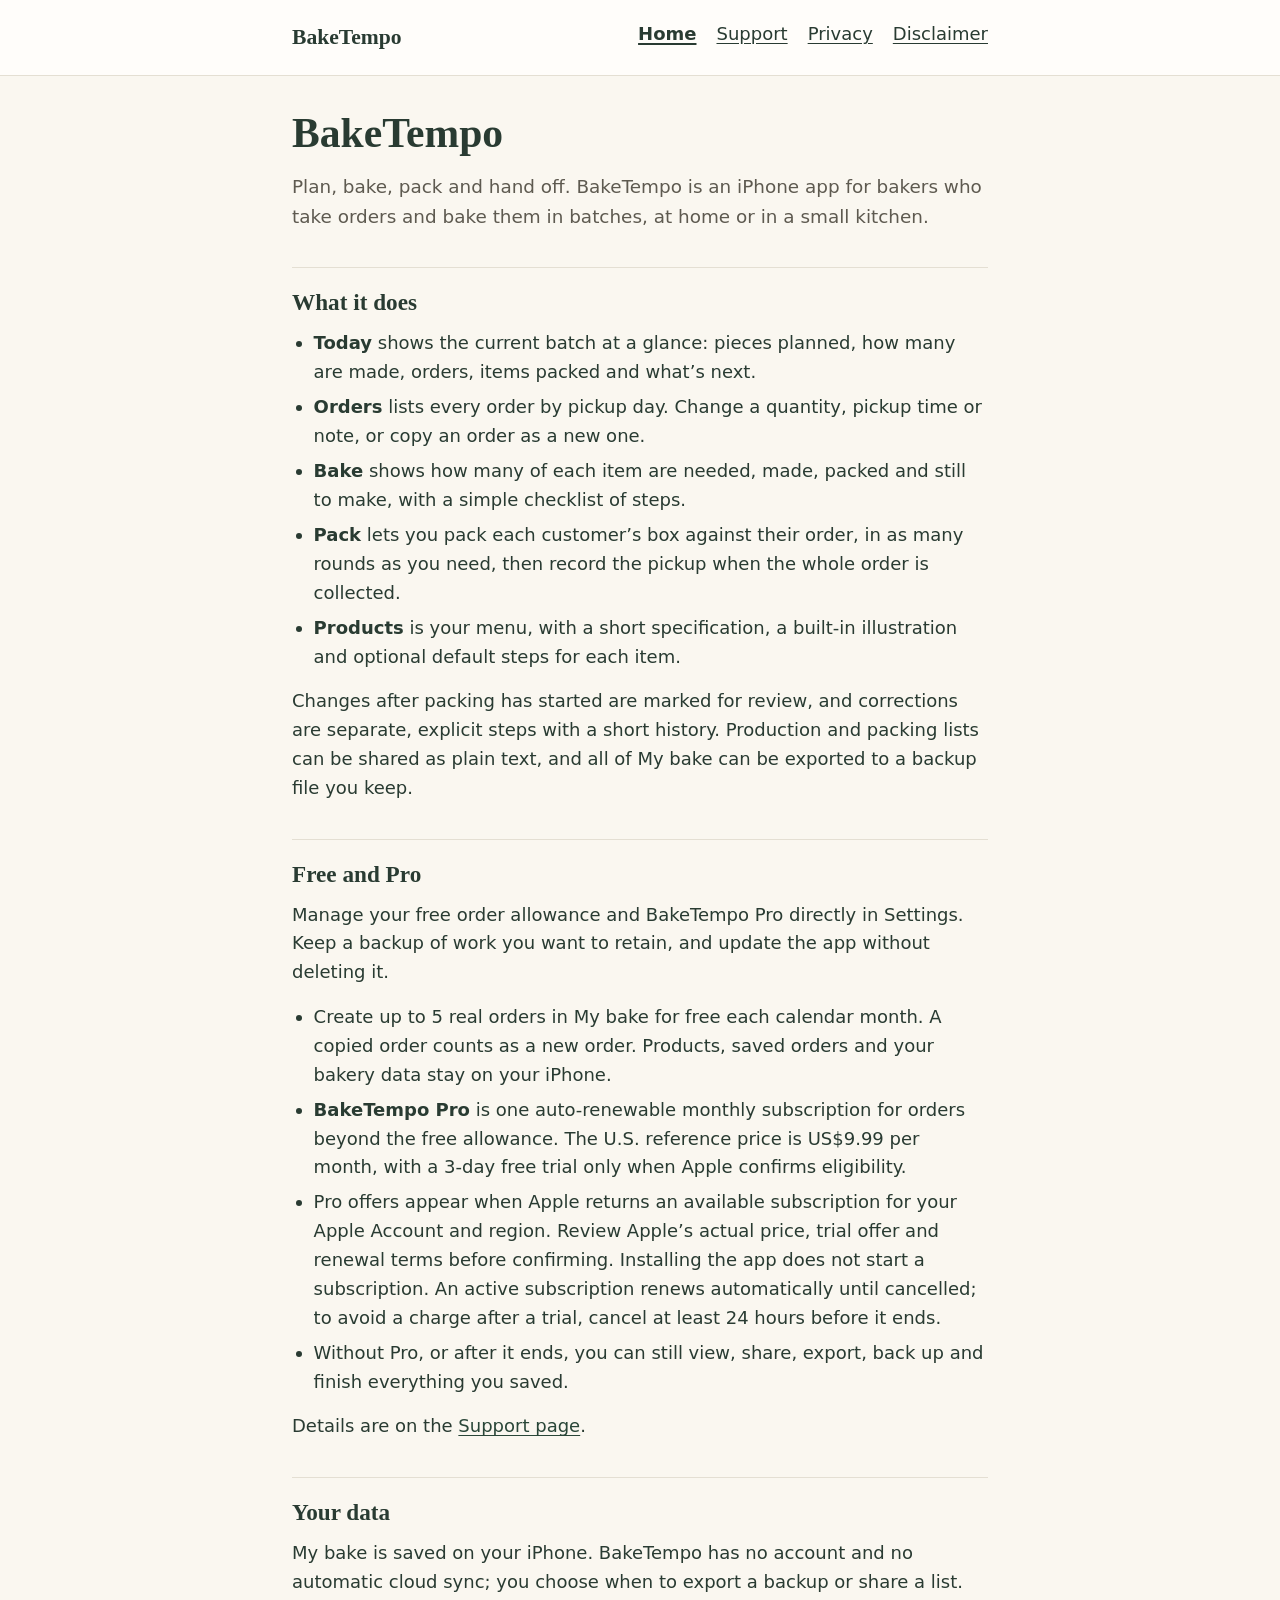
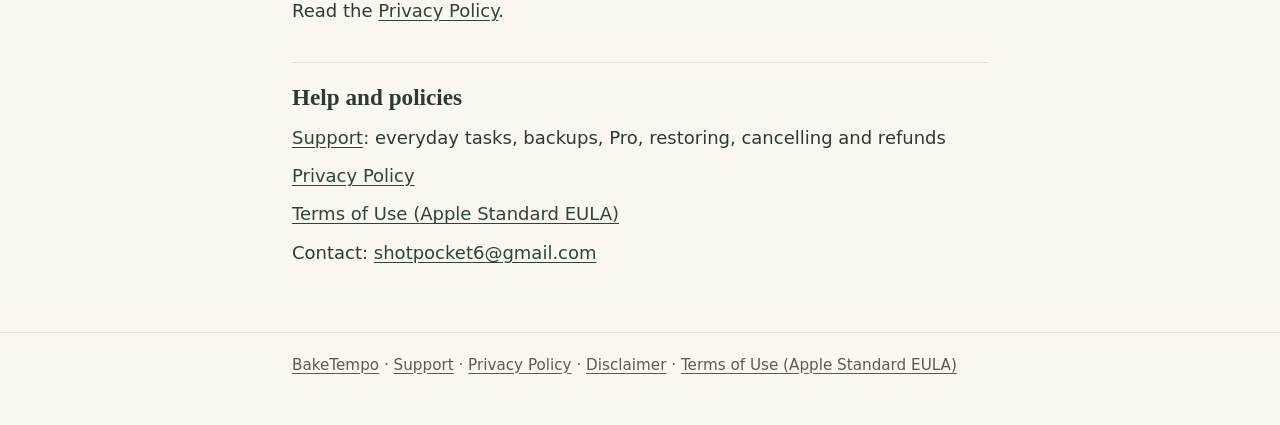
<file: index.html>
<!doctype html>
<html lang="en">
<head>
  <meta charset="utf-8">
  <meta name="viewport" content="width=device-width, initial-scale=1">
  <meta name="color-scheme" content="light dark">
  <meta name="description" content="BakeTempo is an iPhone app for bakers who take orders: plan each batch, record what you've made, pack each customer's box and record the pickup.">
  <title>BakeTempo</title>
  <link rel="stylesheet" href="styles.css">
</head>
<body>
  <a class="skip-link" href="#main">Skip to content</a>
  <header class="site-header">
    <div class="inner">
      <a class="brand" href="index.html">BakeTempo</a>
      <nav aria-label="Site">
        <ul>
          <li><a href="index.html" aria-current="page">Home</a></li>
          <li><a href="support.html">Support</a></li>
          <li><a href="privacy.html">Privacy</a></li>
          <li><a href="disclaimer.html">Disclaimer</a></li>
        </ul>
      </nav>
    </div>
  </header>

  <main id="main">
    <h1>BakeTempo</h1>
    <p class="lede">Plan, bake, pack and hand off. BakeTempo is an iPhone app for bakers who take orders and bake them in batches, at home or in a small kitchen.</p>

    <section aria-labelledby="what">
      <h2 id="what">What it does</h2>
      <ul>
        <li><strong>Today</strong> shows the current batch at a glance: pieces planned, how many are made, orders, items packed and what’s next.</li>
        <li><strong>Orders</strong> lists every order by pickup day. Change a quantity, pickup time or note, or copy an order as a new one.</li>
        <li><strong>Bake</strong> shows how many of each item are needed, made, packed and still to make, with a simple checklist of steps.</li>
        <li><strong>Pack</strong> lets you pack each customer’s box against their order, in as many rounds as you need, then record the pickup when the whole order is collected.</li>
        <li><strong>Products</strong> is your menu, with a short specification, a built-in illustration and optional default steps for each item.</li>
      </ul>
      <p>Changes after packing has started are marked for review, and corrections are separate, explicit steps with a short history. Production and packing lists can be shared as plain text, and all of My bake can be exported to a backup file you keep.</p>
    </section>

    <section aria-labelledby="free-pro">
      <h2 id="free-pro">Free and Pro</h2>
      <p>Manage your free order allowance and BakeTempo Pro directly in Settings. Keep a backup of work you want to retain, and update the app without deleting it.</p>
      <ul>
        <li>Create up to 5 real orders in My bake for free each calendar month. A copied order counts as a new order. Products, saved orders and your bakery data stay on your iPhone.</li>
        <li><strong>BakeTempo Pro</strong> is one auto-renewable monthly subscription for orders beyond the free allowance. The U.S. reference price is US$9.99 per month, with a 3-day free trial only when Apple confirms eligibility.</li>
        <li>Pro offers appear when Apple returns an available subscription for your Apple Account and region. Review Apple’s actual price, trial offer and renewal terms before confirming. Installing the app does not start a subscription. An active subscription renews automatically until cancelled; to avoid a charge after a trial, cancel at least 24 hours before it ends.</li>
        <li>Without Pro, or after it ends, you can still view, share, export, back up and finish everything you saved.</li>
      </ul>
      <p>Details are on the <a href="support.html#pro">Support page</a>.</p>
    </section>

    <section aria-labelledby="your-data">
      <h2 id="your-data">Your data</h2>
      <p>My bake is saved on your iPhone. BakeTempo has no account and no automatic cloud sync; you choose when to export a backup or share a list. Read the <a href="privacy.html">Privacy Policy</a>.</p>
    </section>

    <section aria-labelledby="help">
      <h2 id="help">Help and policies</h2>
      <ul class="links">
        <li><a href="support.html">Support</a>: everyday tasks, backups, Pro, restoring, cancelling and refunds</li>
        <li><a href="privacy.html">Privacy Policy</a></li>
        <li><a href="https://www.apple.com/legal/internet-services/itunes/dev/stdeula/">Terms of Use (Apple Standard EULA)</a></li>
        <li>Contact: <a href="mailto:shotpocket6@gmail.com">shotpocket6@gmail.com</a></li>
      </ul>
    </section>
  </main>

  <footer class="site-footer">
    <div class="inner">
      <p><a href="index.html">BakeTempo</a> · <a href="support.html">Support</a> · <a href="privacy.html">Privacy Policy</a> · <a href="disclaimer.html">Disclaimer</a> · <a href="https://www.apple.com/legal/internet-services/itunes/dev/stdeula/">Terms of Use (Apple Standard EULA)</a></p>
    </div>
  </footer>
</body>
</html>
</file>
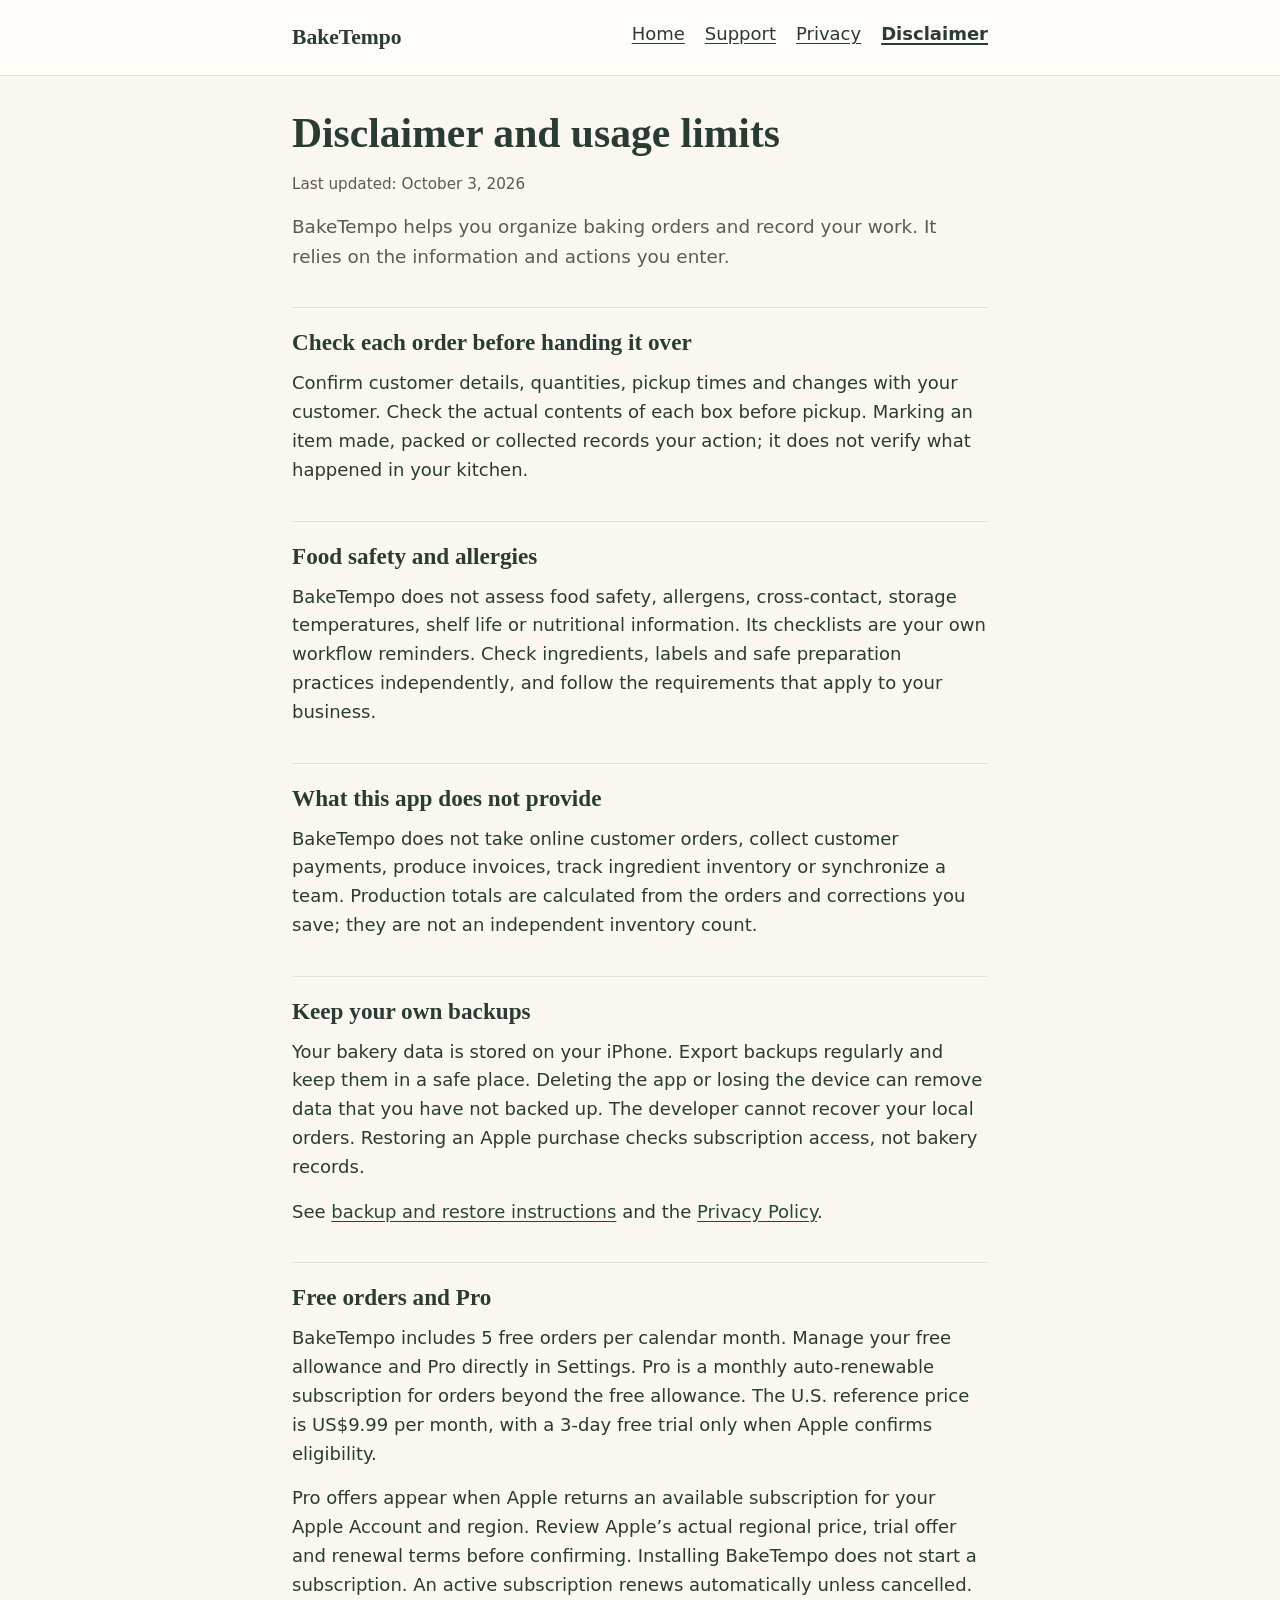
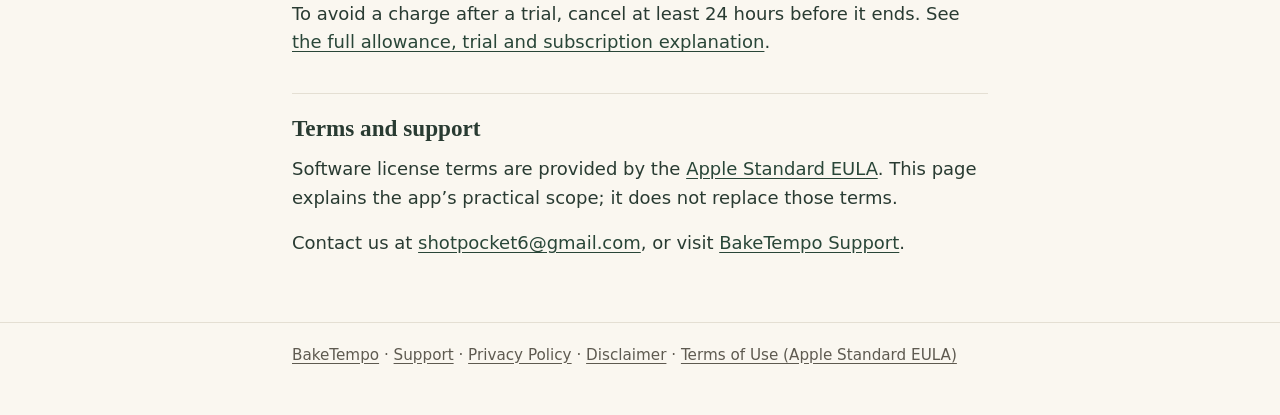
<file: disclaimer.html>
<!doctype html>
<html lang="en">
<head>
  <meta charset="utf-8">
  <meta name="viewport" content="width=device-width, initial-scale=1">
  <meta name="color-scheme" content="light dark">
  <meta name="description" content="Usage limits for BakeTempo: order checks, food safety, backups and Apple subscriptions.">
  <title>Disclaimer · BakeTempo</title>
  <link rel="stylesheet" href="styles.css">
</head>
<body>
  <a class="skip-link" href="#main">Skip to content</a>
  <header class="site-header">
    <div class="inner">
      <a class="brand" href="index.html">BakeTempo</a>
      <nav aria-label="Site">
        <ul>
          <li><a href="index.html">Home</a></li>
          <li><a href="support.html">Support</a></li>
          <li><a href="privacy.html">Privacy</a></li>
          <li><a href="disclaimer.html" aria-current="page">Disclaimer</a></li>
        </ul>
      </nav>
    </div>
  </header>

  <main id="main">
    <h1>Disclaimer and usage limits</h1>
    <p class="meta">Last updated: October 3, 2026</p>
    <p class="lede">BakeTempo helps you organize baking orders and record your work. It relies on the information and actions you enter.</p>
    <section aria-labelledby="check-orders">
      <h2 id="check-orders">Check each order before handing it over</h2>
      <p>Confirm customer details, quantities, pickup times and changes with your customer. Check the actual contents of each box before pickup. Marking an item made, packed or collected records your action; it does not verify what happened in your kitchen.</p>
    </section>
    <section aria-labelledby="food-safety">
      <h2 id="food-safety">Food safety and allergies</h2>
      <p>BakeTempo does not assess food safety, allergens, cross-contact, storage temperatures, shelf life or nutritional information. Its checklists are your own workflow reminders. Check ingredients, labels and safe preparation practices independently, and follow the requirements that apply to your business.</p>
    </section>
    <section aria-labelledby="scope">
      <h2 id="scope">What this app does not provide</h2>
      <p>BakeTempo does not take online customer orders, collect customer payments, produce invoices, track ingredient inventory or synchronize a team. Production totals are calculated from the orders and corrections you save; they are not an independent inventory count.</p>
    </section>
    <section aria-labelledby="backup">
      <h2 id="backup">Keep your own backups</h2>
      <p>Your bakery data is stored on your iPhone. Export backups regularly and keep them in a safe place. Deleting the app or losing the device can remove data that you have not backed up. The developer cannot recover your local orders. Restoring an Apple purchase checks subscription access, not bakery records.</p>
      <p>See <a href="support.html#backups">backup and restore instructions</a> and the <a href="privacy.html">Privacy Policy</a>.</p>
    </section>
    <section aria-labelledby="subscription">
      <h2 id="subscription">Free orders and Pro</h2>
      <p>BakeTempo includes 5 free orders per calendar month. Manage your free allowance and Pro directly in Settings. Pro is a monthly auto-renewable subscription for orders beyond the free allowance. The U.S. reference price is US$9.99 per month, with a 3-day free trial only when Apple confirms eligibility.</p>
      <p>Pro offers appear when Apple returns an available subscription for your Apple Account and region. Review Apple’s actual regional price, trial offer and renewal terms before confirming. Installing BakeTempo does not start a subscription. An active subscription renews automatically unless cancelled. To avoid a charge after a trial, cancel at least 24 hours before it ends. See <a href="support.html#pro">the full allowance, trial and subscription explanation</a>.</p>
    </section>
    <section aria-labelledby="terms">
      <h2 id="terms">Terms and support</h2>
      <p>Software license terms are provided by the <a href="https://www.apple.com/legal/internet-services/itunes/dev/stdeula/">Apple Standard EULA</a>. This page explains the app’s practical scope; it does not replace those terms.</p>
      <p>Contact us at <a href="mailto:shotpocket6@gmail.com">shotpocket6@gmail.com</a>, or visit <a href="support.html">BakeTempo Support</a>.</p>
    </section>
  </main>

  <footer class="site-footer">
    <div class="inner">
      <p><a href="index.html">BakeTempo</a> · <a href="support.html">Support</a> · <a href="privacy.html">Privacy Policy</a> · <a href="disclaimer.html">Disclaimer</a> · <a href="https://www.apple.com/legal/internet-services/itunes/dev/stdeula/">Terms of Use (Apple Standard EULA)</a></p>
    </div>
  </footer>
</body>
</html>
</file>
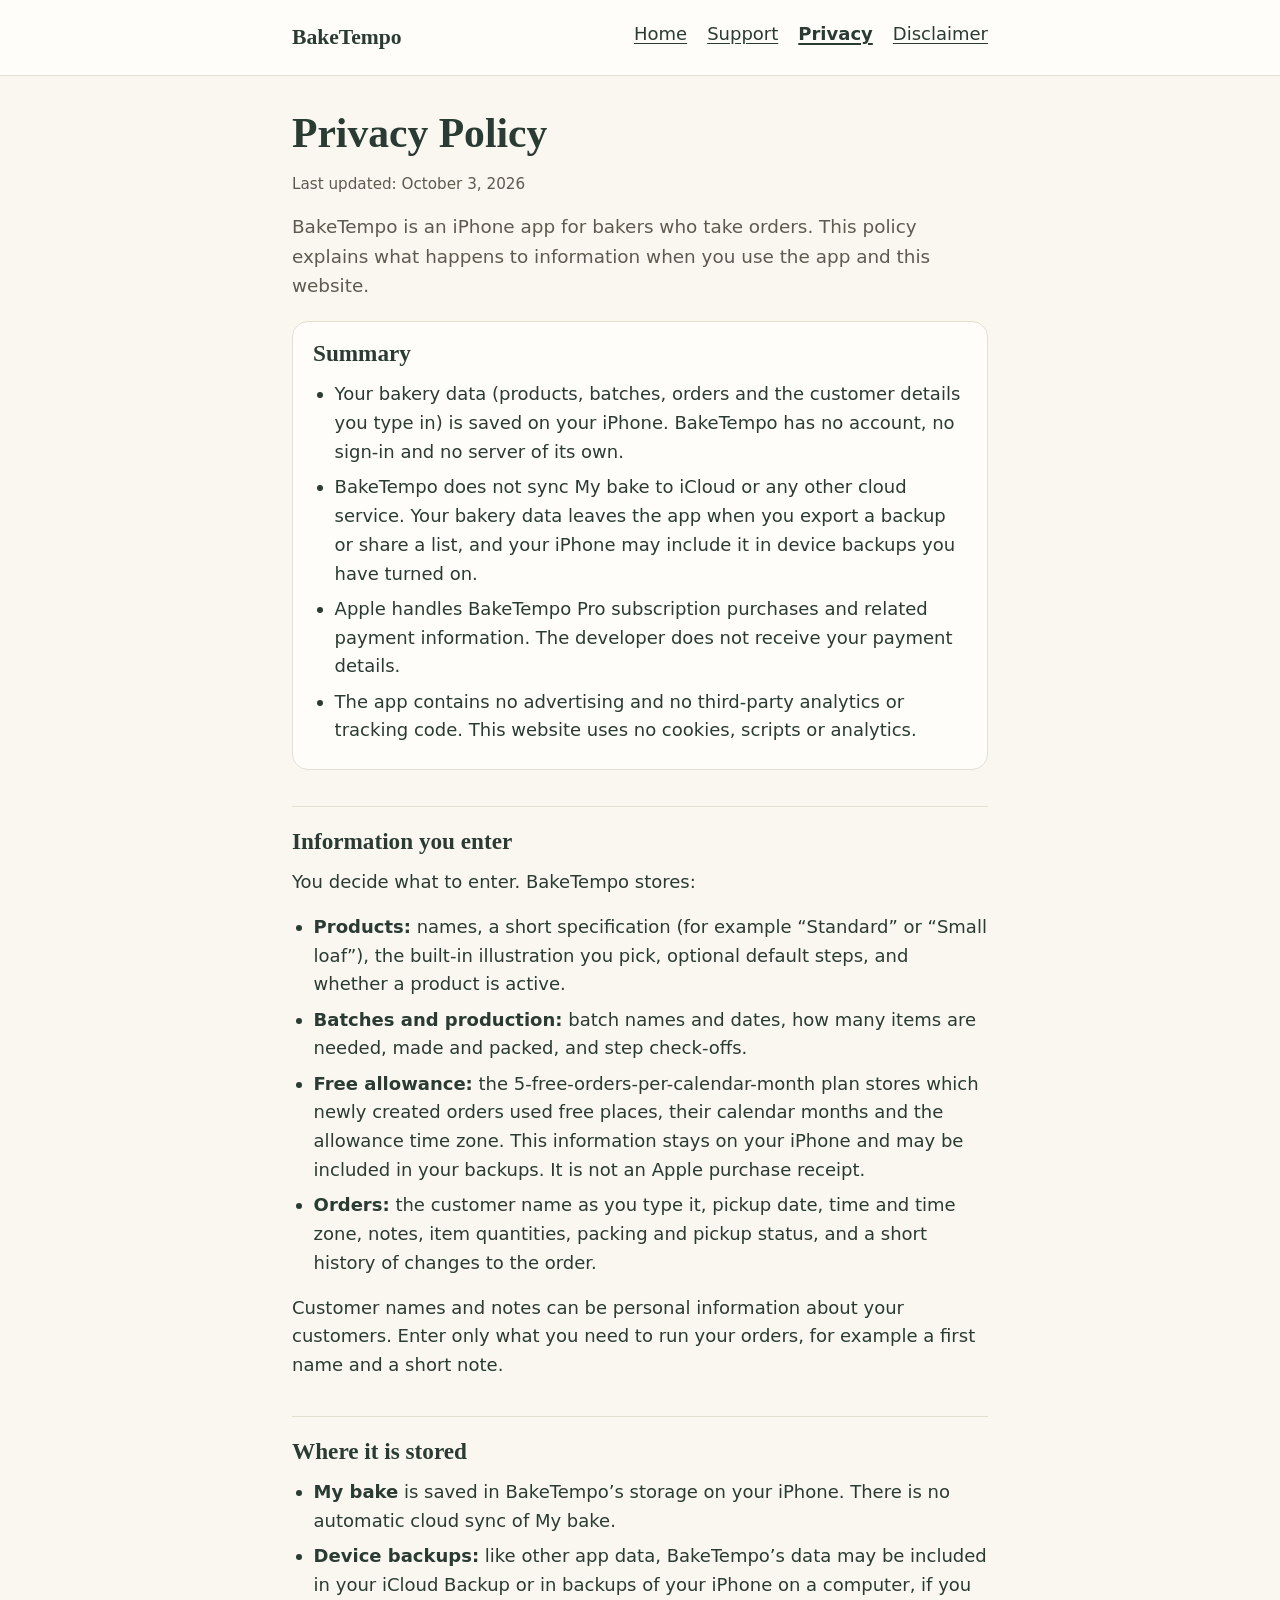
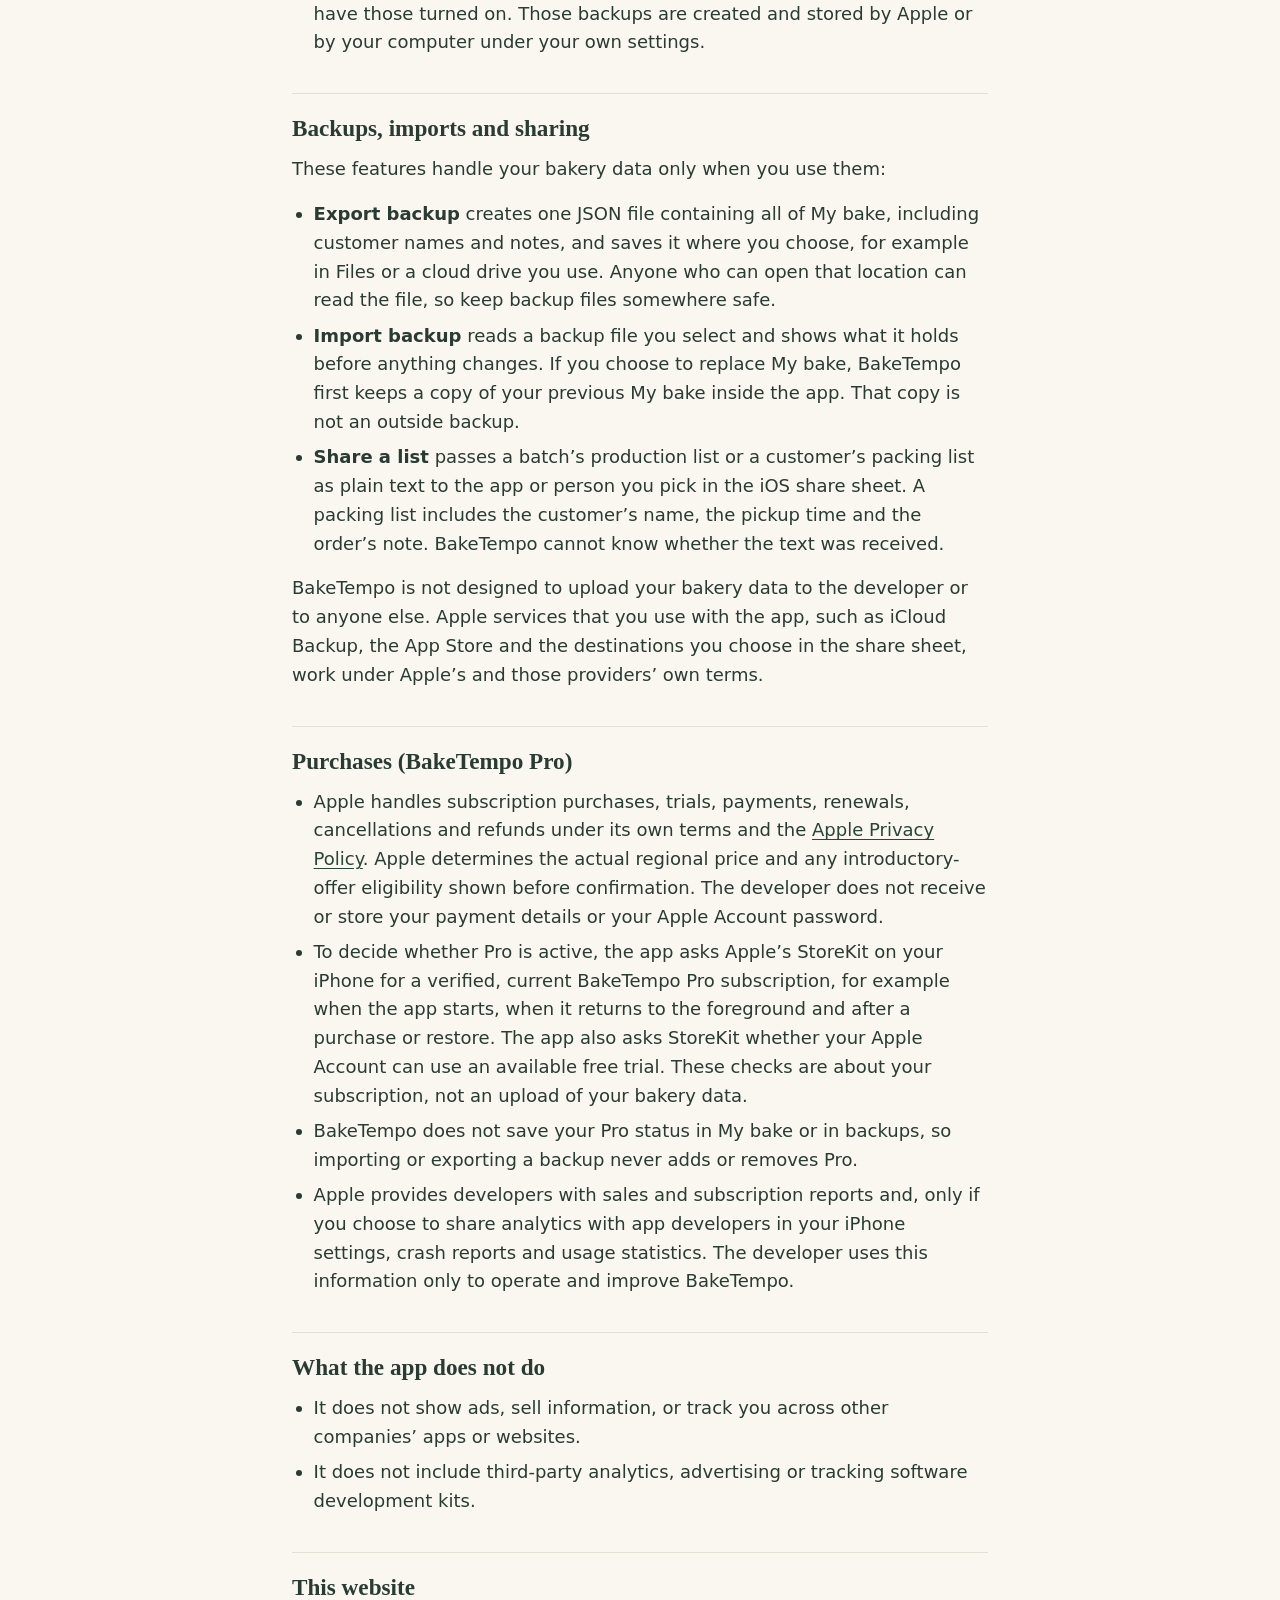
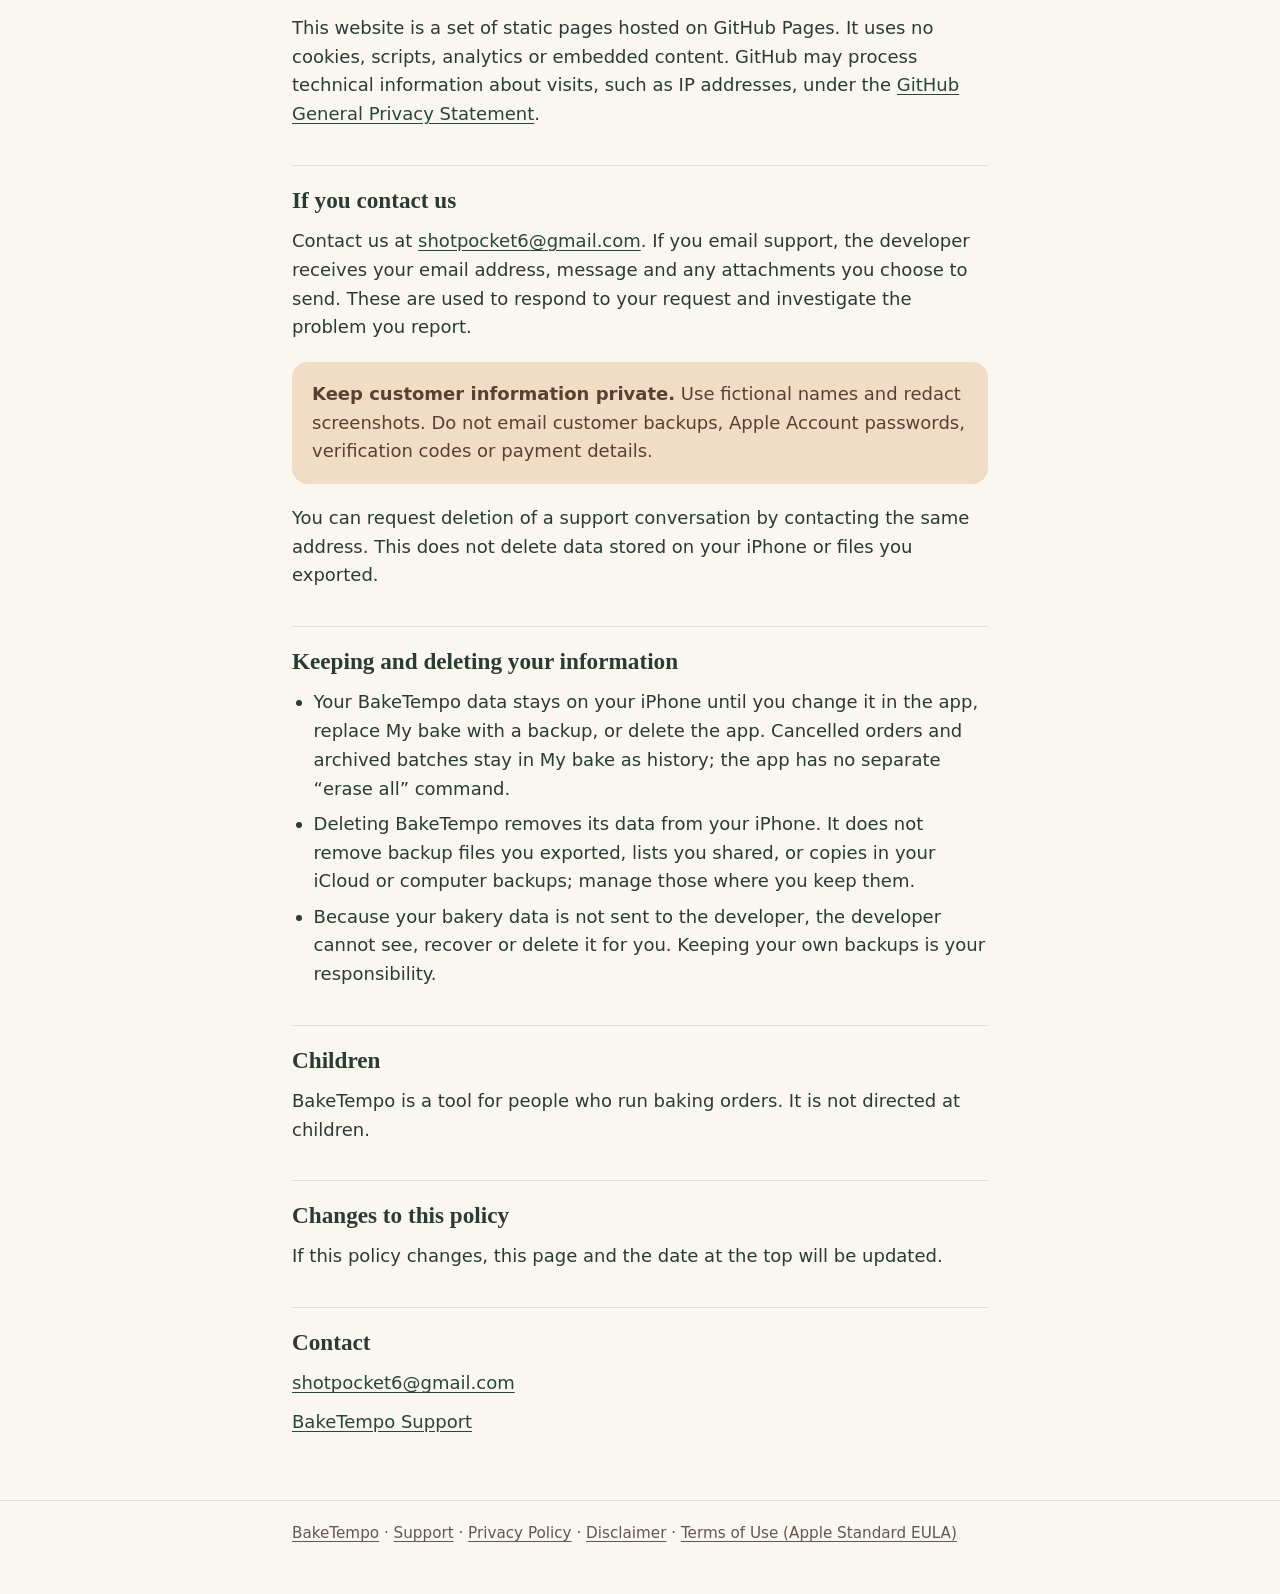
<file: privacy.html>
<!doctype html>
<html lang="en">
<head>
  <meta charset="utf-8">
  <meta name="viewport" content="width=device-width, initial-scale=1">
  <meta name="color-scheme" content="light dark">
  <meta name="description" content="How the BakeTempo iPhone app handles your bakery data, backups, sharing and BakeTempo Pro purchases.">
  <title>Privacy Policy · BakeTempo</title>
  <link rel="stylesheet" href="styles.css">
</head>
<body>
  <a class="skip-link" href="#main">Skip to content</a>
  <header class="site-header">
    <div class="inner">
      <a class="brand" href="index.html">BakeTempo</a>
      <nav aria-label="Site">
        <ul>
          <li><a href="index.html">Home</a></li>
          <li><a href="support.html">Support</a></li>
          <li><a href="privacy.html" aria-current="page">Privacy</a></li>
          <li><a href="disclaimer.html">Disclaimer</a></li>
        </ul>
      </nav>
    </div>
  </header>

  <main id="main">
    <h1>Privacy Policy</h1>
    <p class="meta">Last updated: October 3, 2026</p>
    <p class="lede">BakeTempo is an iPhone app for bakers who take orders. This policy explains what happens to information when you use the app and this website.</p>

    <section class="card" aria-labelledby="summary">
      <h2 id="summary">Summary</h2>
      <ul>
        <li>Your bakery data (products, batches, orders and the customer details you type in) is saved on your iPhone. BakeTempo has no account, no sign-in and no server of its own.</li>
        <li>BakeTempo does not sync My bake to iCloud or any other cloud service. Your bakery data leaves the app when you export a backup or share a list, and your iPhone may include it in device backups you have turned on.</li>
        <li>Apple handles BakeTempo Pro subscription purchases and related payment information. The developer does not receive your payment details.</li>
        <li>The app contains no advertising and no third-party analytics or tracking code. This website uses no cookies, scripts or analytics.</li>
      </ul>
    </section>

    <section aria-labelledby="you-enter">
      <h2 id="you-enter">Information you enter</h2>
      <p>You decide what to enter. BakeTempo stores:</p>
      <ul>
        <li><strong>Products:</strong> names, a short specification (for example “Standard” or “Small loaf”), the built-in illustration you pick, optional default steps, and whether a product is active.</li>
        <li><strong>Batches and production:</strong> batch names and dates, how many items are needed, made and packed, and step check-offs.</li>
        <li><strong>Free allowance:</strong> the 5-free-orders-per-calendar-month plan stores which newly created orders used free places, their calendar months and the allowance time zone. This information stays on your iPhone and may be included in your backups. It is not an Apple purchase receipt.</li>
        <li><strong>Orders:</strong> the customer name as you type it, pickup date, time and time zone, notes, item quantities, packing and pickup status, and a short history of changes to the order.</li>
      </ul>
      <p>Customer names and notes can be personal information about your customers. Enter only what you need to run your orders, for example a first name and a short note.</p>
    </section>

    <section aria-labelledby="stored">
      <h2 id="stored">Where it is stored</h2>
      <ul>
        <li><strong>My bake</strong> is saved in BakeTempo’s storage on your iPhone. There is no automatic cloud sync of My bake.</li>
        <li><strong>Device backups:</strong> like other app data, BakeTempo’s data may be included in your iCloud Backup or in backups of your iPhone on a computer, if you have those turned on. Those backups are created and stored by Apple or by your computer under your own settings.</li>
      </ul>
    </section>

    <section aria-labelledby="sharing">
      <h2 id="sharing">Backups, imports and sharing</h2>
      <p>These features handle your bakery data only when you use them:</p>
      <ul>
        <li><strong>Export backup</strong> creates one JSON file containing all of My bake, including customer names and notes, and saves it where you choose, for example in Files or a cloud drive you use. Anyone who can open that location can read the file, so keep backup files somewhere safe.</li>
        <li><strong>Import backup</strong> reads a backup file you select and shows what it holds before anything changes. If you choose to replace My bake, BakeTempo first keeps a copy of your previous My bake inside the app. That copy is not an outside backup.</li>
        <li><strong>Share a list</strong> passes a batch’s production list or a customer’s packing list as plain text to the app or person you pick in the iOS share sheet. A packing list includes the customer’s name, the pickup time and the order’s note. BakeTempo cannot know whether the text was received.</li>
      </ul>
      <p>BakeTempo is not designed to upload your bakery data to the developer or to anyone else. Apple services that you use with the app, such as iCloud Backup, the App Store and the destinations you choose in the share sheet, work under Apple’s and those providers’ own terms.</p>
    </section>

    <section aria-labelledby="purchases">
      <h2 id="purchases">Purchases (BakeTempo Pro)</h2>
      <ul>
        <li>Apple handles subscription purchases, trials, payments, renewals, cancellations and refunds under its own terms and the <a href="https://www.apple.com/legal/privacy/">Apple Privacy Policy</a>. Apple determines the actual regional price and any introductory-offer eligibility shown before confirmation. The developer does not receive or store your payment details or your Apple Account password.</li>
        <li>To decide whether Pro is active, the app asks Apple’s StoreKit on your iPhone for a verified, current BakeTempo Pro subscription, for example when the app starts, when it returns to the foreground and after a purchase or restore. The app also asks StoreKit whether your Apple Account can use an available free trial. These checks are about your subscription, not an upload of your bakery data.</li>
        <li>BakeTempo does not save your Pro status in My bake or in backups, so importing or exporting a backup never adds or removes Pro.</li>
        <li>Apple provides developers with sales and subscription reports and, only if you choose to share analytics with app developers in your iPhone settings, crash reports and usage statistics. The developer uses this information only to operate and improve BakeTempo.</li>
      </ul>
    </section>

    <section aria-labelledby="dont">
      <h2 id="dont">What the app does not do</h2>
      <ul>
        <li>It does not show ads, sell information, or track you across other companies’ apps or websites.</li>
        <li>It does not include third-party analytics, advertising or tracking software development kits.</li>
      </ul>
    </section>

    <section aria-labelledby="website">
      <h2 id="website">This website</h2>
      <p>This website is a set of static pages hosted on GitHub Pages. It uses no cookies, scripts, analytics or embedded content. GitHub may process technical information about visits, such as IP addresses, under the <a href="https://docs.github.com/en/site-policy/privacy-policies/github-general-privacy-statement">GitHub General Privacy Statement</a>.</p>
    </section>

    <section aria-labelledby="contact-us">
      <h2 id="contact-us">If you contact us</h2>
      <p>Contact us at <a href="mailto:shotpocket6@gmail.com">shotpocket6@gmail.com</a>. If you email support, the developer receives your email address, message and any attachments you choose to send. These are used to respond to your request and investigate the problem you report.</p>
      <div class="notice" role="note">
        <p><strong>Keep customer information private.</strong> Use fictional names and redact screenshots. Do not email customer backups, Apple Account passwords, verification codes or payment details.</p>
      </div>
      <p>You can request deletion of a support conversation by contacting the same address. This does not delete data stored on your iPhone or files you exported.</p>
    </section>

    <section aria-labelledby="keeping">
      <h2 id="keeping">Keeping and deleting your information</h2>
      <ul>
        <li>Your BakeTempo data stays on your iPhone until you change it in the app, replace My bake with a backup, or delete the app. Cancelled orders and archived batches stay in My bake as history; the app has no separate “erase all” command.</li>
        <li>Deleting BakeTempo removes its data from your iPhone. It does not remove backup files you exported, lists you shared, or copies in your iCloud or computer backups; manage those where you keep them.</li>
        <li>Because your bakery data is not sent to the developer, the developer cannot see, recover or delete it for you. Keeping your own backups is your responsibility.</li>
      </ul>
    </section>

    <section aria-labelledby="children">
      <h2 id="children">Children</h2>
      <p>BakeTempo is a tool for people who run baking orders. It is not directed at children.</p>
    </section>

    <section aria-labelledby="changes">
      <h2 id="changes">Changes to this policy</h2>
      <p>If this policy changes, this page and the date at the top will be updated.</p>
    </section>

    <section aria-labelledby="contact">
      <h2 id="contact">Contact</h2>
      <ul class="links">
        <li><a href="mailto:shotpocket6@gmail.com">shotpocket6@gmail.com</a></li>
        <li><a href="support.html">BakeTempo Support</a></li>
      </ul>
    </section>
  </main>

  <footer class="site-footer">
    <div class="inner">
      <p><a href="index.html">BakeTempo</a> · <a href="support.html">Support</a> · <a href="privacy.html">Privacy Policy</a> · <a href="disclaimer.html">Disclaimer</a> · <a href="https://www.apple.com/legal/internet-services/itunes/dev/stdeula/">Terms of Use (Apple Standard EULA)</a></p>
    </div>
  </footer>
</body>
</html>
</file>
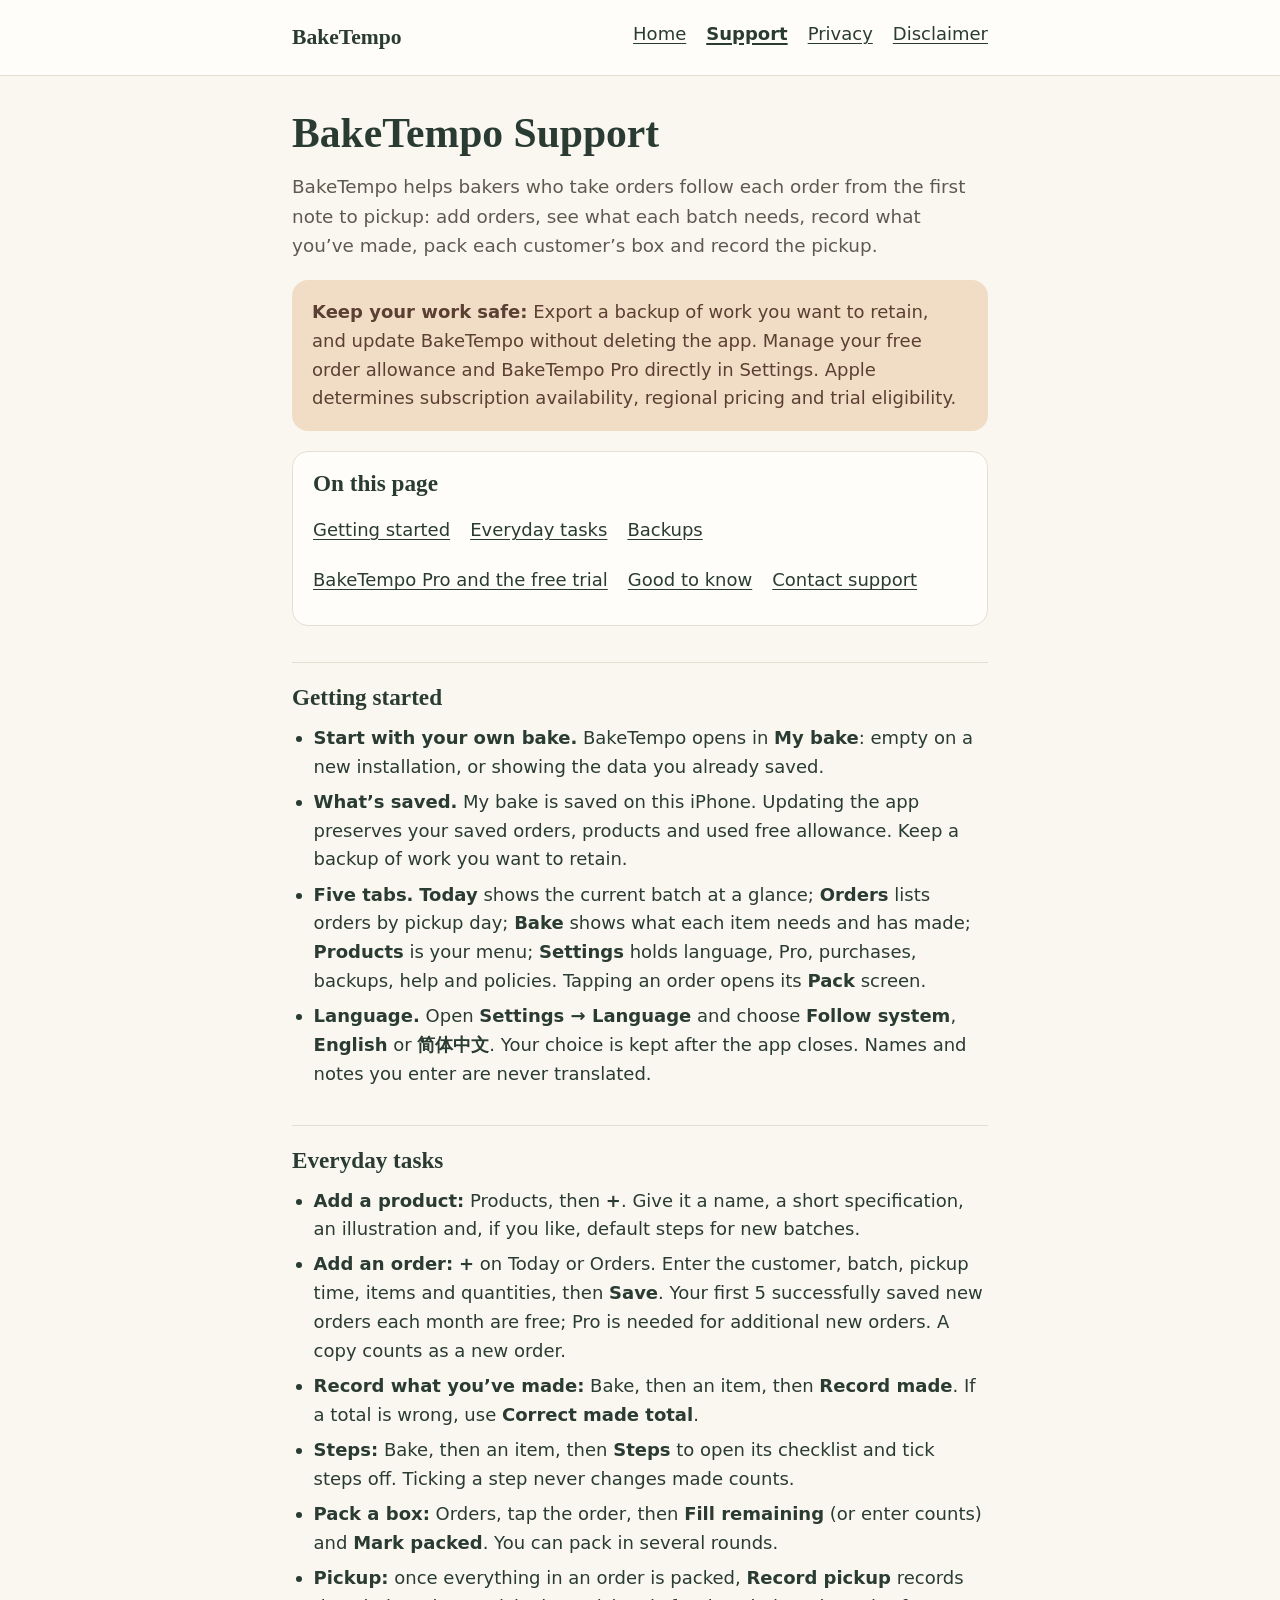
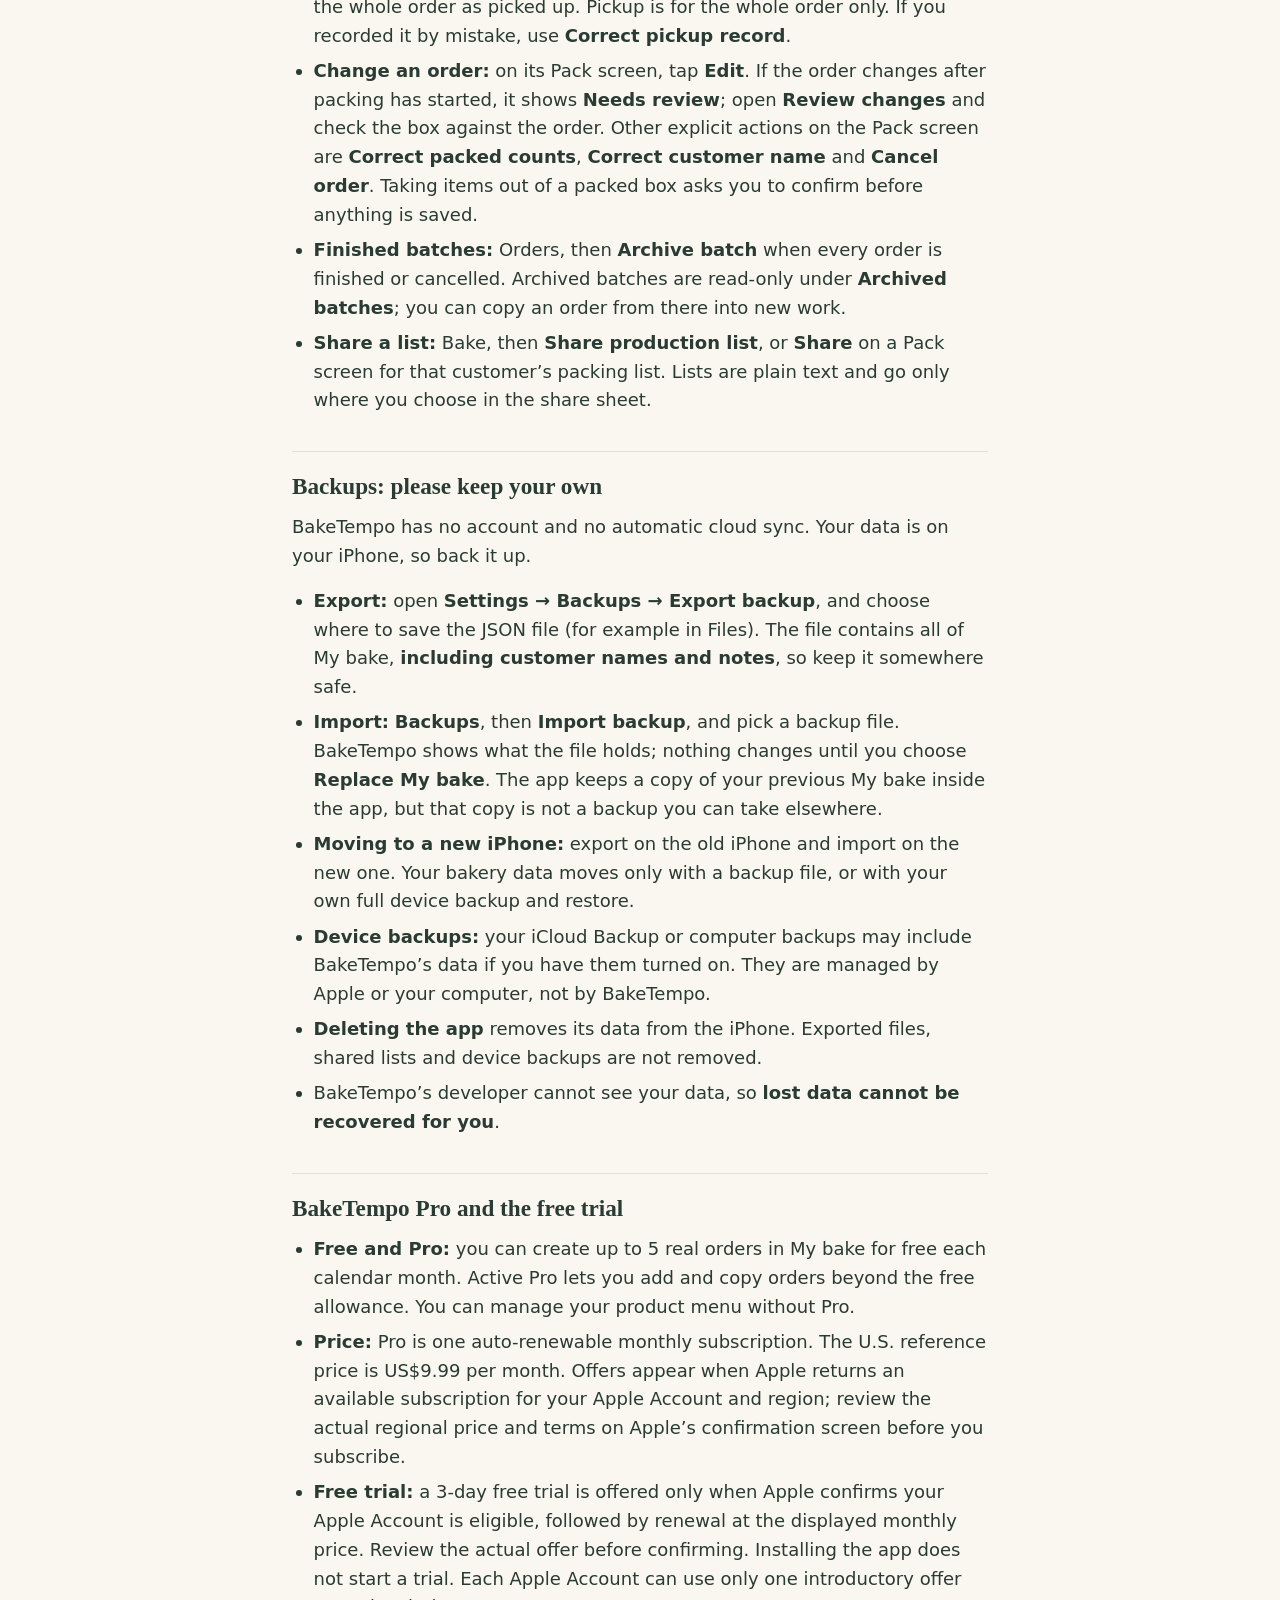
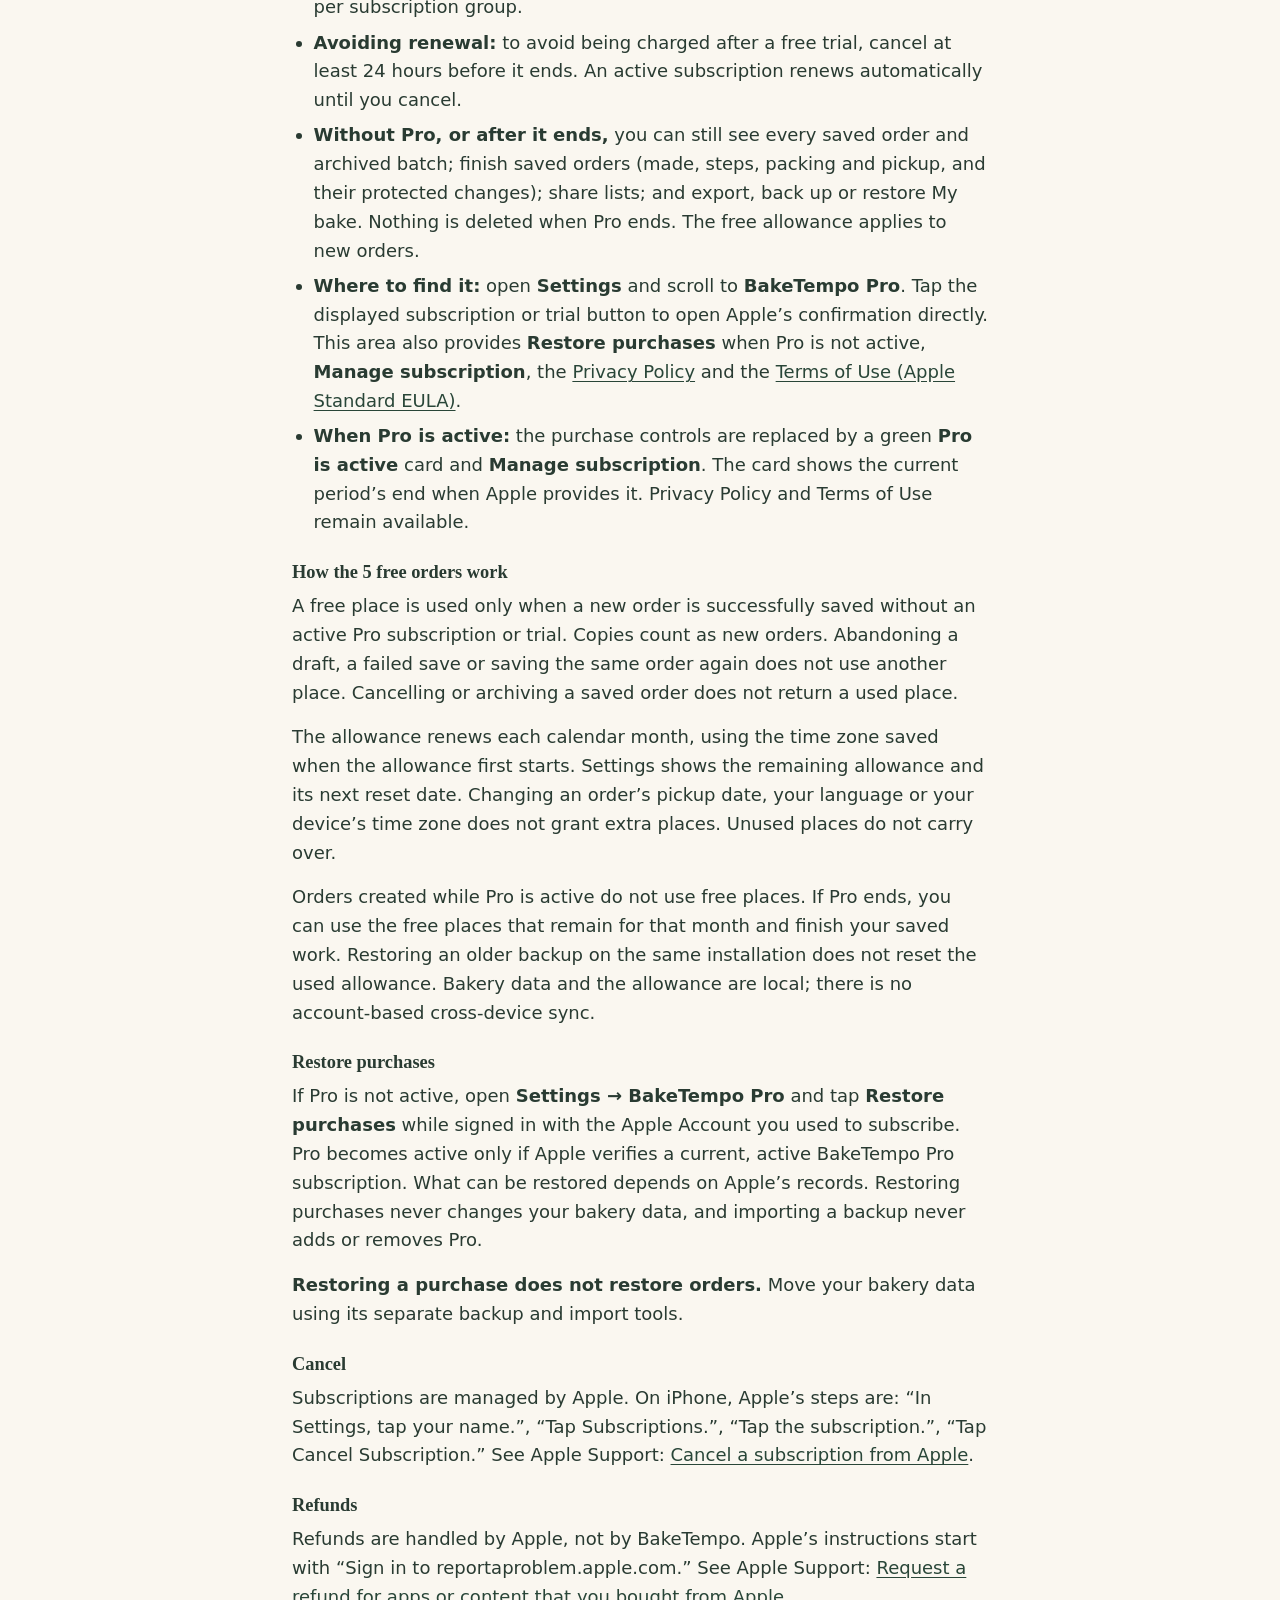
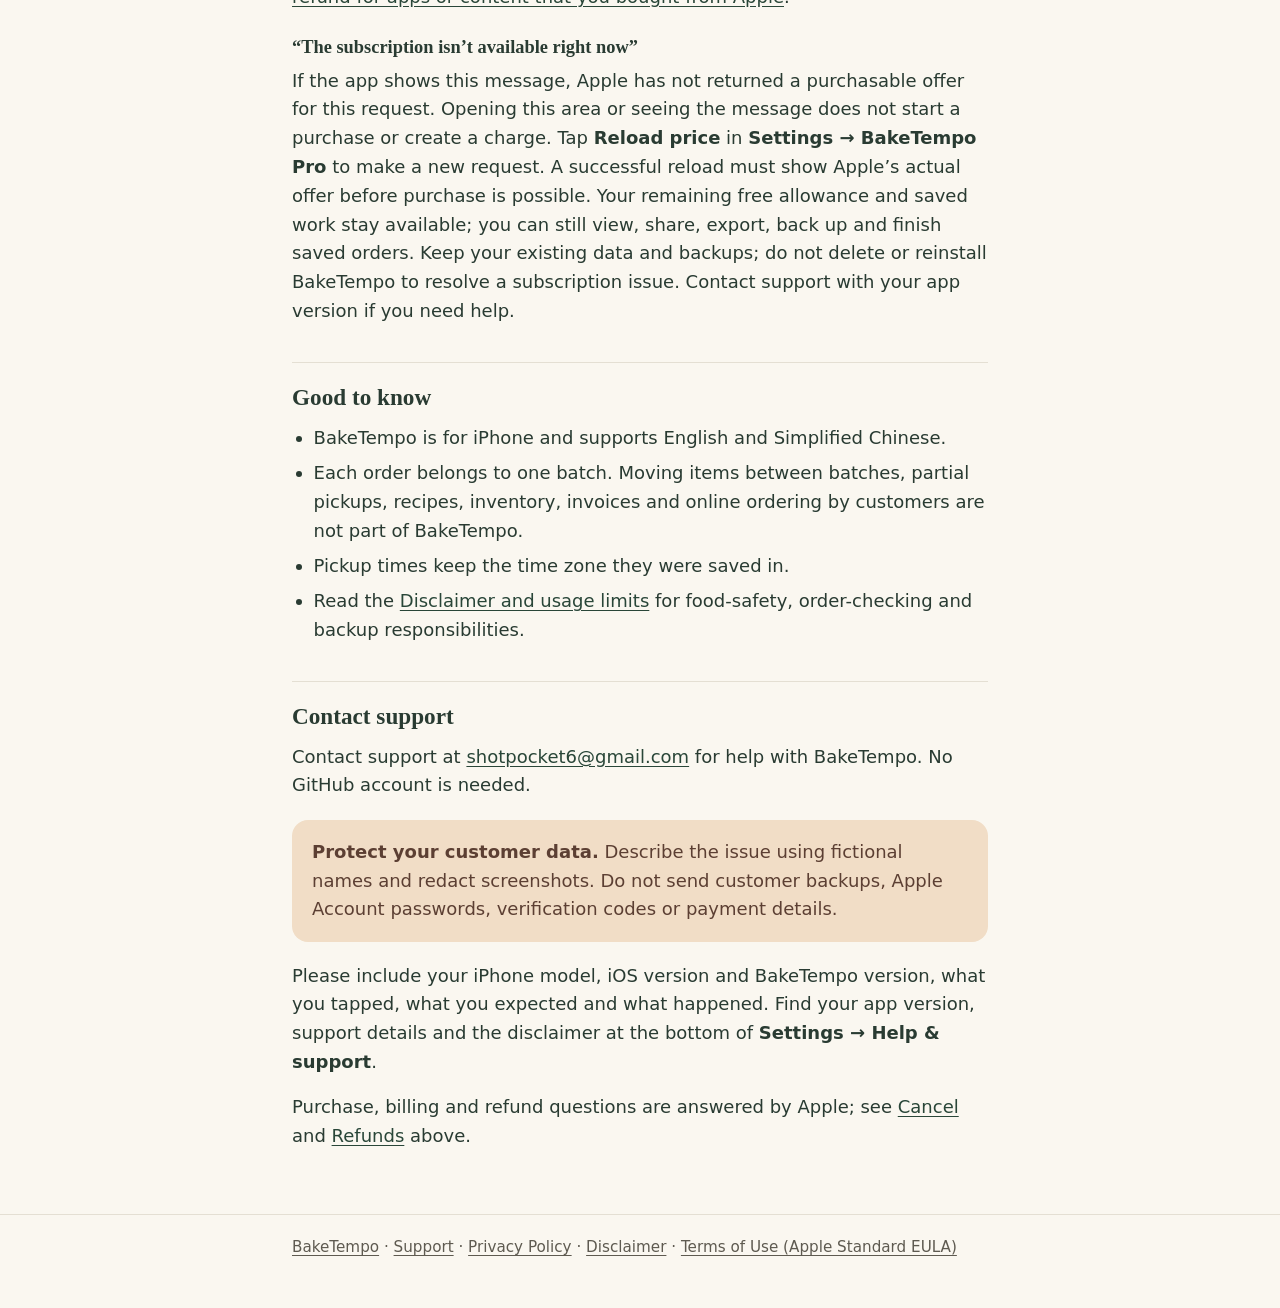
<file: support.html>
<!doctype html>
<html lang="en">
<head>
  <meta charset="utf-8">
  <meta name="viewport" content="width=device-width, initial-scale=1">
  <meta name="color-scheme" content="light dark">
  <meta name="description" content="Help for the BakeTempo iPhone app: everyday tasks, backups, BakeTempo Pro, the free trial, restoring, cancelling and contacting support.">
  <title>Support · BakeTempo</title>
  <link rel="stylesheet" href="styles.css">
</head>
<body>
  <a class="skip-link" href="#main">Skip to content</a>
  <header class="site-header">
    <div class="inner">
      <a class="brand" href="index.html">BakeTempo</a>
      <nav aria-label="Site">
        <ul>
          <li><a href="index.html">Home</a></li>
          <li><a href="support.html" aria-current="page">Support</a></li>
          <li><a href="privacy.html">Privacy</a></li>
          <li><a href="disclaimer.html">Disclaimer</a></li>
        </ul>
      </nav>
    </div>
  </header>

  <main id="main">
    <h1>BakeTempo Support</h1>
    <p class="lede">BakeTempo helps bakers who take orders follow each order from the first note to pickup: add orders, see what each batch needs, record what you’ve made, pack each customer’s box and record the pickup.</p>
    <p class="notice"><strong>Keep your work safe:</strong> Export a backup of work you want to retain, and update BakeTempo without deleting the app. Manage your free order allowance and BakeTempo Pro directly in Settings. Apple determines subscription availability, regional pricing and trial eligibility.</p>

    <nav class="card" aria-label="On this page">
      <h2 id="contents">On this page</h2>
      <ul>
        <li><a href="#getting-started">Getting started</a></li>
        <li><a href="#everyday">Everyday tasks</a></li>
        <li><a href="#backups">Backups</a></li>
        <li><a href="#pro">BakeTempo Pro and the free trial</a></li>
        <li><a href="#good-to-know">Good to know</a></li>
        <li><a href="#contact">Contact support</a></li>
      </ul>
    </nav>

    <section aria-labelledby="getting-started">
      <h2 id="getting-started">Getting started</h2>
      <ul>
        <li><strong>Start with your own bake.</strong> BakeTempo opens in <strong>My bake</strong>: empty on a new installation, or showing the data you already saved.</li>
        <li><strong>What’s saved.</strong> My bake is saved on this iPhone. Updating the app preserves your saved orders, products and used free allowance. Keep a backup of work you want to retain.</li>
        <li><strong>Five tabs.</strong> <strong>Today</strong> shows the current batch at a glance; <strong>Orders</strong> lists orders by pickup day; <strong>Bake</strong> shows what each item needs and has made; <strong>Products</strong> is your menu; <strong>Settings</strong> holds language, Pro, purchases, backups, help and policies. Tapping an order opens its <strong>Pack</strong> screen.</li>
        <li><strong>Language.</strong> Open <strong>Settings → Language</strong> and choose <strong>Follow system</strong>, <strong>English</strong> or <strong>简体中文</strong>. Your choice is kept after the app closes. Names and notes you enter are never translated.</li>
      </ul>
    </section>

    <section aria-labelledby="everyday">
      <h2 id="everyday">Everyday tasks</h2>
      <ul>
        <li><strong>Add a product:</strong> Products, then <strong>+</strong>. Give it a name, a short specification, an illustration and, if you like, default steps for new batches.</li>
        <li><strong>Add an order:</strong> <strong>+</strong> on Today or Orders. Enter the customer, batch, pickup time, items and quantities, then <strong>Save</strong>. Your first 5 successfully saved new orders each month are free; Pro is needed for additional new orders. A copy counts as a new order.</li>
        <li><strong>Record what you’ve made:</strong> Bake, then an item, then <strong>Record made</strong>. If a total is wrong, use <strong>Correct made total</strong>.</li>
        <li><strong>Steps:</strong> Bake, then an item, then <strong>Steps</strong> to open its checklist and tick steps off. Ticking a step never changes made counts.</li>
        <li><strong>Pack a box:</strong> Orders, tap the order, then <strong>Fill remaining</strong> (or enter counts) and <strong>Mark packed</strong>. You can pack in several rounds.</li>
        <li><strong>Pickup:</strong> once everything in an order is packed, <strong>Record pickup</strong> records the whole order as picked up. Pickup is for the whole order only. If you recorded it by mistake, use <strong>Correct pickup record</strong>.</li>
        <li><strong>Change an order:</strong> on its Pack screen, tap <strong>Edit</strong>. If the order changes after packing has started, it shows <strong>Needs review</strong>; open <strong>Review changes</strong> and check the box against the order. Other explicit actions on the Pack screen are <strong>Correct packed counts</strong>, <strong>Correct customer name</strong> and <strong>Cancel order</strong>. Taking items out of a packed box asks you to confirm before anything is saved.</li>
        <li><strong>Finished batches:</strong> Orders, then <strong>Archive batch</strong> when every order is finished or cancelled. Archived batches are read-only under <strong>Archived batches</strong>; you can copy an order from there into new work.</li>
        <li><strong>Share a list:</strong> Bake, then <strong>Share production list</strong>, or <strong>Share</strong> on a Pack screen for that customer’s packing list. Lists are plain text and go only where you choose in the share sheet.</li>
      </ul>
    </section>

    <section aria-labelledby="backups">
      <h2 id="backups">Backups: please keep your own</h2>
      <p>BakeTempo has no account and no automatic cloud sync. Your data is on your iPhone, so back it up.</p>
      <ul>
        <li><strong>Export:</strong> open <strong>Settings → Backups → Export backup</strong>, and choose where to save the JSON file (for example in Files). The file contains all of My bake, <strong>including customer names and notes</strong>, so keep it somewhere safe.</li>
        <li><strong>Import:</strong> <strong>Backups</strong>, then <strong>Import backup</strong>, and pick a backup file. BakeTempo shows what the file holds; nothing changes until you choose <strong>Replace My bake</strong>. The app keeps a copy of your previous My bake inside the app, but that copy is not a backup you can take elsewhere.</li>
        <li><strong>Moving to a new iPhone:</strong> export on the old iPhone and import on the new one. Your bakery data moves only with a backup file, or with your own full device backup and restore.</li>
        <li><strong>Device backups:</strong> your iCloud Backup or computer backups may include BakeTempo’s data if you have them turned on. They are managed by Apple or your computer, not by BakeTempo.</li>
        <li><strong>Deleting the app</strong> removes its data from the iPhone. Exported files, shared lists and device backups are not removed.</li>
        <li>BakeTempo’s developer cannot see your data, so <strong>lost data cannot be recovered for you</strong>.</li>
      </ul>
    </section>

    <section aria-labelledby="pro">
      <h2 id="pro">BakeTempo Pro and the free trial</h2>
      <ul>
        <li><strong>Free and Pro:</strong> you can create up to 5 real orders in My bake for free each calendar month. Active Pro lets you add and copy orders beyond the free allowance. You can manage your product menu without Pro.</li>
        <li><strong>Price:</strong> Pro is one auto-renewable monthly subscription. The U.S. reference price is US$9.99 per month. Offers appear when Apple returns an available subscription for your Apple Account and region; review the actual regional price and terms on Apple’s confirmation screen before you subscribe.</li>
        <li><strong>Free trial:</strong> a 3-day free trial is offered only when Apple confirms your Apple Account is eligible, followed by renewal at the displayed monthly price. Review the actual offer before confirming. Installing the app does not start a trial. Each Apple Account can use only one introductory offer per subscription group.</li>
        <li><strong>Avoiding renewal:</strong> to avoid being charged after a free trial, cancel at least 24 hours before it ends. An active subscription renews automatically until you cancel.</li>
        <li><strong>Without Pro, or after it ends,</strong> you can still see every saved order and archived batch; finish saved orders (made, steps, packing and pickup, and their protected changes); share lists; and export, back up or restore My bake. Nothing is deleted when Pro ends. The free allowance applies to new orders.</li>
        <li><strong>Where to find it:</strong> open <strong>Settings</strong> and scroll to <strong>BakeTempo Pro</strong>. Tap the displayed subscription or trial button to open Apple’s confirmation directly. This area also provides <strong>Restore purchases</strong> when Pro is not active, <strong>Manage subscription</strong>, the <a href="privacy.html">Privacy Policy</a> and the <a href="https://www.apple.com/legal/internet-services/itunes/dev/stdeula/">Terms of Use (Apple Standard EULA)</a>.</li>
        <li><strong>When Pro is active:</strong> the purchase controls are replaced by a green <strong>Pro is active</strong> card and <strong>Manage subscription</strong>. The card shows the current period’s end when Apple provides it. Privacy Policy and Terms of Use remain available.</li>
      </ul>

      <h3 id="free-allowance">How the 5 free orders work</h3>
      <p>A free place is used only when a new order is successfully saved without an active Pro subscription or trial. Copies count as new orders. Abandoning a draft, a failed save or saving the same order again does not use another place. Cancelling or archiving a saved order does not return a used place.</p>
      <p>The allowance renews each calendar month, using the time zone saved when the allowance first starts. Settings shows the remaining allowance and its next reset date. Changing an order’s pickup date, your language or your device’s time zone does not grant extra places. Unused places do not carry over.</p>
      <p>Orders created while Pro is active do not use free places. If Pro ends, you can use the free places that remain for that month and finish your saved work. Restoring an older backup on the same installation does not reset the used allowance. Bakery data and the allowance are local; there is no account-based cross-device sync.</p>

      <h3 id="restore">Restore purchases</h3>
      <p>If Pro is not active, open <strong>Settings → BakeTempo Pro</strong> and tap <strong>Restore purchases</strong> while signed in with the Apple Account you used to subscribe. Pro becomes active only if Apple verifies a current, active BakeTempo Pro subscription. What can be restored depends on Apple’s records. Restoring purchases never changes your bakery data, and importing a backup never adds or removes Pro.</p>

      <p><strong>Restoring a purchase does not restore orders.</strong> Move your bakery data using its separate backup and import tools.</p>

      <h3 id="cancel">Cancel</h3>
      <p>Subscriptions are managed by Apple. On iPhone, Apple’s steps are: “In Settings, tap your name.”, “Tap Subscriptions.”, “Tap the subscription.”, “Tap Cancel Subscription.” See Apple Support: <a href="https://support.apple.com/en-us/118428">Cancel a subscription from Apple</a>.</p>

      <h3 id="refunds">Refunds</h3>
      <p>Refunds are handled by Apple, not by BakeTempo. Apple’s instructions start with “Sign in to reportaproblem.apple.com.” See Apple Support: <a href="https://support.apple.com/en-us/118223">Request a refund for apps or content that you bought from Apple</a>.</p>

      <h3 id="unavailable">“The subscription isn’t available right now”</h3>
      <p>If the app shows this message, Apple has not returned a purchasable offer for this request. Opening this area or seeing the message does not start a purchase or create a charge. Tap <strong>Reload price</strong> in <strong>Settings → BakeTempo Pro</strong> to make a new request. A successful reload must show Apple’s actual offer before purchase is possible. Your remaining free allowance and saved work stay available; you can still view, share, export, back up and finish saved orders. Keep your existing data and backups; do not delete or reinstall BakeTempo to resolve a subscription issue. Contact support with your app version if you need help.</p>
    </section>

    <section aria-labelledby="good-to-know">
      <h2 id="good-to-know">Good to know</h2>
      <ul>
        <li>BakeTempo is for iPhone and supports English and Simplified Chinese.</li>
        <li>Each order belongs to one batch. Moving items between batches, partial pickups, recipes, inventory, invoices and online ordering by customers are not part of BakeTempo.</li>
        <li>Pickup times keep the time zone they were saved in.</li>
        <li>Read the <a href="disclaimer.html">Disclaimer and usage limits</a> for food-safety, order-checking and backup responsibilities.</li>
      </ul>
    </section>

    <section aria-labelledby="contact">
      <h2 id="contact">Contact support</h2>
      <p>Contact support at <a href="mailto:shotpocket6@gmail.com">shotpocket6@gmail.com</a> for help with BakeTempo. No GitHub account is needed.</p>
      <div class="notice" role="note">
        <p><strong>Protect your customer data.</strong> Describe the issue using fictional names and redact screenshots. Do not send customer backups, Apple Account passwords, verification codes or payment details.</p>
      </div>
      <p>Please include your iPhone model, iOS version and BakeTempo version, what you tapped, what you expected and what happened. Find your app version, support details and the disclaimer at the bottom of <strong>Settings → Help &amp; support</strong>.</p>
      <p>Purchase, billing and refund questions are answered by Apple; see <a href="#cancel">Cancel</a> and <a href="#refunds">Refunds</a> above.</p>
    </section>
  </main>

  <footer class="site-footer">
    <div class="inner">
      <p><a href="index.html">BakeTempo</a> · <a href="support.html">Support</a> · <a href="privacy.html">Privacy Policy</a> · <a href="disclaimer.html">Disclaimer</a> · <a href="https://www.apple.com/legal/internet-services/itunes/dev/stdeula/">Terms of Use (Apple Standard EULA)</a></p>
    </div>
  </footer>
</body>
</html>
</file>
<file: styles.css>
/* BakeTempo support site. Static, no remote fonts or assets; colors follow the app's light and dark tokens. */

:root {
  color-scheme: light dark;
  --background: #faf7f0;
  --surface: #fffdfa;
  --text: #293b32;
  --text-secondary: #5e5a50;
  --accent: #294638;
  --accent-text: #faf7f0;
  --border: #e4dfd3;
  --positive: #dee7cf;
  --warning-surface: #f1ddc6;
  --warning-text: #5c3f33;
  --focus: #294638;
}

@media (prefers-color-scheme: dark) {
  :root {
    --background: #19231e;
    --surface: #253028;
    --text: #f5f0e5;
    --text-secondary: #c3cabf;
    --accent: #c3d4ac;
    --accent-text: #19231e;
    --border: #435046;
    --positive: #344638;
    --warning-surface: #493a2d;
    --warning-text: #f0cdae;
    --focus: #c3d4ac;
  }
}

*,
*::before,
*::after {
  box-sizing: border-box;
}

html {
  -webkit-text-size-adjust: 100%;
  text-size-adjust: 100%;
}

body {
  margin: 0;
  background: var(--background);
  color: var(--text);
  font-family: -apple-system, BlinkMacSystemFont, "Segoe UI", system-ui, sans-serif;
  font-size: 1.0625rem;
  line-height: 1.6;
}

.skip-link {
  position: absolute;
  left: 1rem;
  top: -4rem;
  padding: 0.6rem 1rem;
  background: var(--accent);
  color: var(--accent-text);
  border-radius: 0.5rem;
  z-index: 10;
}

.skip-link:focus {
  top: 1rem;
}

.site-header {
  border-bottom: 1px solid var(--border);
  background: var(--surface);
}

.site-header .inner,
main,
.site-footer .inner {
  max-width: 46rem;
  margin: 0 auto;
  padding-left: 1.25rem;
  padding-right: 1.25rem;
}

.site-header .inner {
  display: flex;
  flex-wrap: wrap;
  align-items: center;
  justify-content: space-between;
  gap: 0.5rem 1.5rem;
  padding-top: 0.9rem;
  padding-bottom: 0.9rem;
}

.brand {
  font-family: ui-serif, "New York", Georgia, serif;
  font-size: 1.35rem;
  font-weight: 600;
  color: var(--text);
  text-decoration: none;
}

nav ul {
  display: flex;
  flex-wrap: wrap;
  gap: 0.25rem 1.25rem;
  margin: 0;
  padding: 0;
  list-style: none;
}

nav a {
  display: inline-block;
  padding: 0.35rem 0;
  color: var(--text);
  font-weight: 500;
}

nav a[aria-current="page"] {
  text-decoration-thickness: 2px;
  font-weight: 700;
}

main {
  padding-top: 2rem;
  padding-bottom: 3rem;
}

h1,
h2,
h3 {
  font-family: ui-serif, "New York", Georgia, serif;
  line-height: 1.25;
  font-weight: 600;
}

h1 {
  font-size: 2.1rem;
  margin: 0 0 0.75rem;
}

h2 {
  font-size: 1.45rem;
  margin: 2.25rem 0 0.75rem;
  padding-top: 1.25rem;
  border-top: 1px solid var(--border);
}

h3 {
  font-size: 1.15rem;
  margin: 1.5rem 0 0.5rem;
}

p,
ul,
ol {
  margin: 0 0 1rem;
}

ul,
ol {
  padding-left: 1.35rem;
}

li {
  margin-bottom: 0.4rem;
}

a {
  color: var(--accent);
  text-decoration: underline;
  text-underline-offset: 0.18em;
}

a:hover {
  text-decoration-thickness: 2px;
}

a:focus-visible,
.skip-link:focus-visible {
  outline: 3px solid var(--focus);
  outline-offset: 3px;
  border-radius: 0.25rem;
}

.lede {
  font-size: 1.15rem;
  color: var(--text-secondary);
}

.meta {
  color: var(--text-secondary);
  font-size: 0.95rem;
}

.card {
  background: var(--surface);
  border: 1px solid var(--border);
  border-radius: 1rem;
  padding: 1.1rem 1.25rem;
  margin: 1.25rem 0;
}

.card > :last-child {
  margin-bottom: 0;
}

.card > h2:first-child {
  margin-top: 0;
  padding-top: 0;
  border-top: 0;
}

.notice {
  background: var(--warning-surface);
  color: var(--warning-text);
  border-radius: 1rem;
  padding: 1.1rem 1.25rem;
  margin: 1.25rem 0;
}

.notice a {
  color: inherit;
}

.notice > :last-child {
  margin-bottom: 0;
}

.links {
  list-style: none;
  padding: 0;
}

.links li {
  margin-bottom: 0.6rem;
}

.site-footer {
  border-top: 1px solid var(--border);
  color: var(--text-secondary);
  font-size: 0.95rem;
}

.site-footer .inner {
  padding-top: 1.25rem;
  padding-bottom: 2rem;
}

.site-footer a {
  color: var(--text-secondary);
}

@media (min-width: 48rem) {
  body {
    font-size: 1.125rem;
  }

  h1 {
    font-size: 2.6rem;
  }
}

@media print {
  .site-header nav,
  .skip-link {
    display: none;
  }

  a {
    color: inherit;
  }
}
</file>
